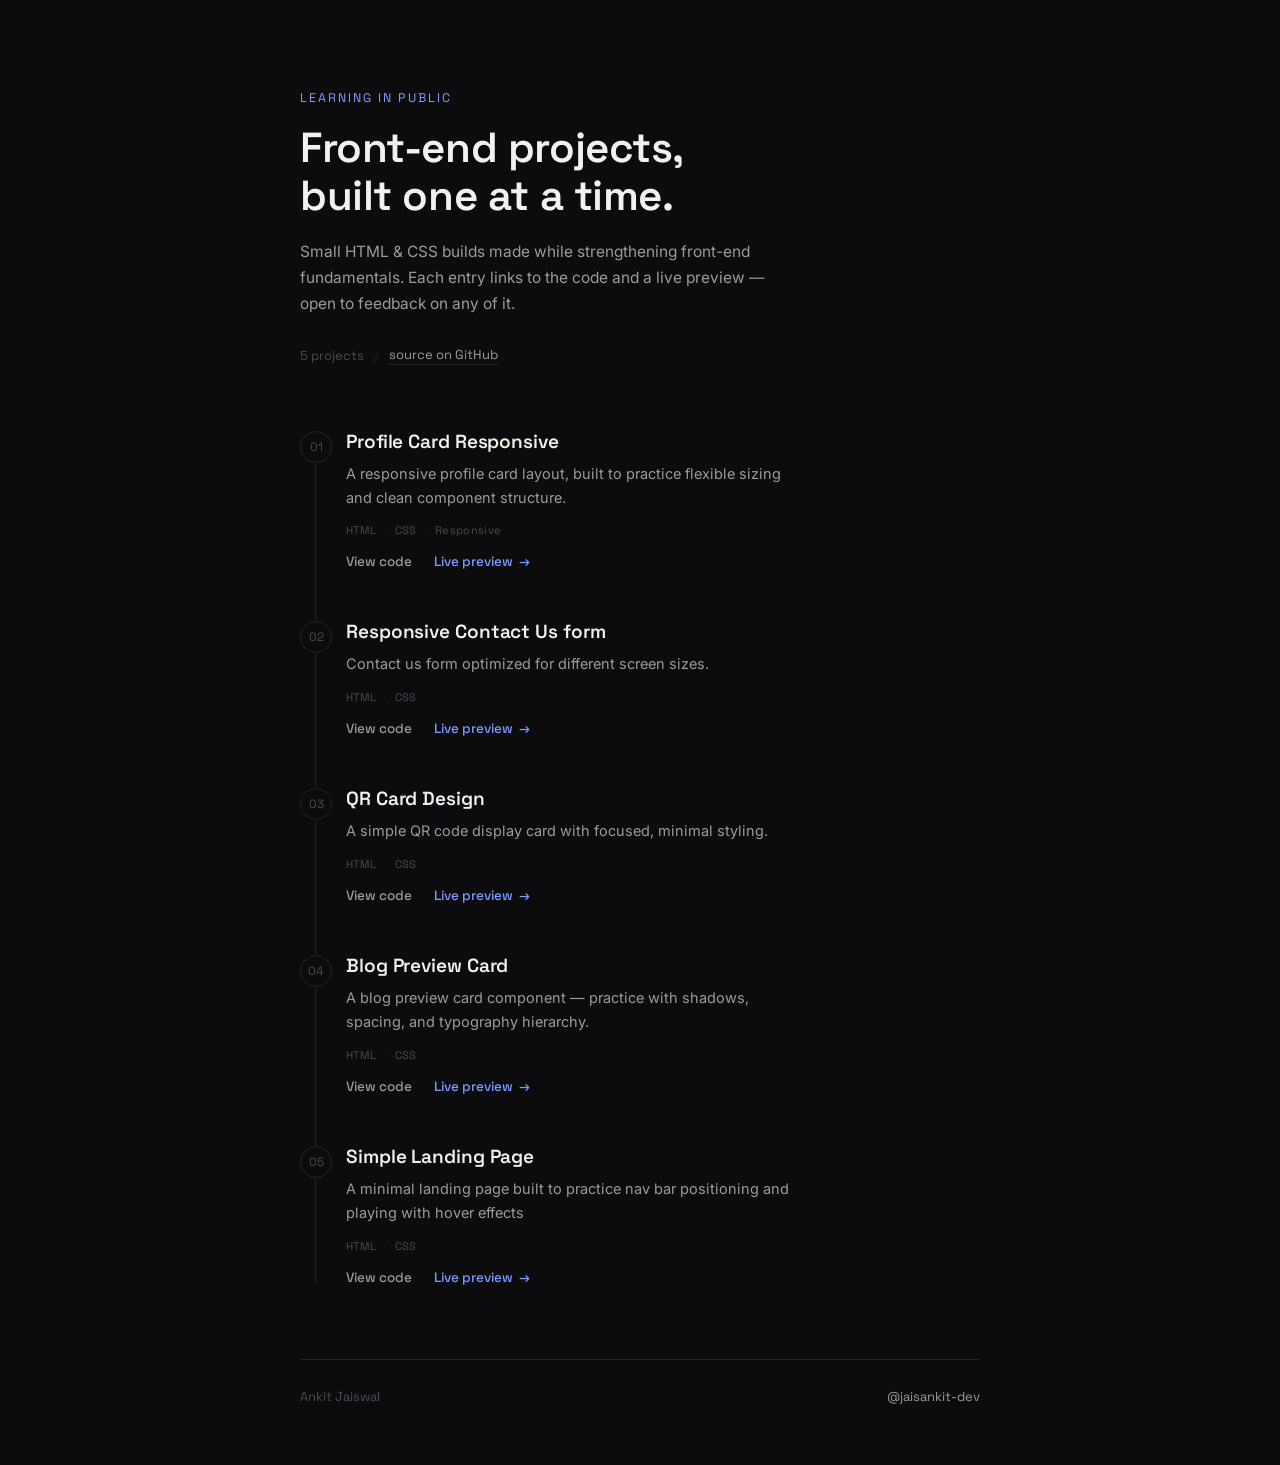
<file: index.html>
<!DOCTYPE html>
<html lang="en">
<head>
<meta charset="UTF-8">
<meta name="viewport" content="width=device-width, initial-scale=1.0">
<title>Front-End Projects — Ankit Jaiswal</title>
<link rel="preconnect" href="https://fonts.googleapis.com">
<link rel="preconnect" href="https://fonts.gstatic.com" crossorigin>
<link href="https://fonts.googleapis.com/css2?family=Space+Grotesk:wght@400;500;600;700&family=Inter:wght@400;500;600&display=swap" rel="stylesheet">
<style>
  :root{
    --bg: #0c0c0f;
    --text: #f2f1ee;
    --muted: #9a9a9f;
    --dim: #4a4a52;
    --line: #232329;
    --accent: #7c9cff;
    --accent-dim: rgba(124,156,255,0.12);
    --display: 'Space Grotesk', sans-serif;
    --body: 'Inter', sans-serif;
  }

  *{ box-sizing: border-box; }
  html{ scroll-behavior: smooth; }

  body{
    margin:0;
    background: var(--bg);
    color: var(--text);
    font-family: var(--body);
    padding: 90px 24px 60px;
  }

  .wrap{ max-width: 680px; margin: 0 auto; }

  /* ---- header ---- */
  .eyebrow{
    font-family: var(--display);
    font-size: 12.5px;
    letter-spacing: 0.16em;
    text-transform: uppercase;
    color: var(--accent);
    margin-bottom: 18px;
  }

  h1{
    font-family: var(--display);
    font-weight: 600;
    font-size: clamp(30px, 5vw, 42px);
    line-height: 1.15;
    letter-spacing: -0.01em;
    margin: 0 0 18px;
  }

  p.sub{
    color: var(--muted);
    font-size: 15.5px;
    line-height: 1.7;
    max-width: 480px;
    margin: 0 0 8px;
  }

  .meta-row{
    display:flex;
    align-items:center;
    gap: 10px;
    margin-top: 28px;
    font-size: 13px;
    color: var(--dim);
    font-family: var(--display);
  }
  .meta-row a{
    color: var(--muted);
    text-decoration: none;
    border-bottom: 1px solid var(--line);
    padding-bottom: 1px;
    transition: color .15s ease, border-color .15s ease;
  }
  .meta-row a:hover{ color: var(--accent); border-color: var(--accent); }
  .meta-row .sep{ color: var(--line); }

  /* ---- log ---- */
  .log{
    position: relative;
    margin-top: 64px;
    padding-left: 46px;
  }
  .log::before{
    content: "";
    position: absolute;
    left: 15px;
    top: 6px;
    bottom: 6px;
    width: 1px;
    background: var(--line);
  }

  .entry{
    position: relative;
    padding-bottom: 46px;
  }
  .entry:last-child{ padding-bottom: 0; }

  .entry::before{
    content: attr(data-index);
    position: absolute;
    left: -46px;
    top: 2px;
    width: 30px;
    height: 30px;
    border-radius: 50%;
    background: var(--bg);
    border: 1px solid var(--line);
    display: flex;
    align-items: center;
    justify-content: center;
    font-family: var(--display);
    font-size: 12px;
    color: var(--dim);
    transition: border-color .2s ease, color .2s ease;
  }
  .entry:hover::before{
    border-color: var(--accent);
    color: var(--accent);
  }

  .entry-title{
    font-family: var(--display);
    font-weight: 600;
    font-size: 19px;
    margin: 0 0 8px;
    letter-spacing: -0.005em;
  }

  .entry-desc{
    color: var(--muted);
    font-size: 14.5px;
    line-height: 1.65;
    max-width: 460px;
    margin: 0 0 14px;
  }

  .tags{
    display:flex; gap: 8px; flex-wrap: wrap;
    margin-bottom: 16px;
  }
  .tags span{
    font-family: var(--display);
    font-size: 11px;
    color: var(--dim);
    letter-spacing: 0.03em;
  }
  .tags span:not(:last-child)::after{
    content: "·";
    margin-left: 8px;
    color: var(--line);
  }

  .entry-links{ display:flex; gap: 22px; }
  .btn{
    font-family: var(--display);
    font-size: 13.5px;
    font-weight: 500;
    text-decoration: none;
    color: var(--muted);
    display: inline-flex;
    align-items: center;
    gap: 6px;
    transition: color .15s ease;
    padding-bottom: 2px;
    border-bottom: 1px solid transparent;
  }
  .btn.live{ color: var(--accent); }
  .btn:hover{ color: var(--text); border-color: currentColor; }
  .btn.live:hover{ color: var(--accent); border-color: var(--accent); }
  .btn .arrow{ transition: transform .15s ease; }
  .btn:hover .arrow{ transform: translateX(2px); }

  footer{
    max-width: 680px;
    margin: 70px auto 0;
    padding-top: 28px;
    border-top: 1px solid var(--line);
    color: var(--dim);
    font-size: 13px;
    font-family: var(--display);
    display: flex;
    justify-content: space-between;
    flex-wrap: wrap;
    gap: 10px;
  }
  footer a{ color: var(--muted); text-decoration: none; }
  footer a:hover{ color: var(--accent); }

  @media (max-width: 520px){
    body{ padding: 60px 18px 50px; }
    .log{ padding-left: 38px; }
    .log::before{ left: 12px; }
    .entry::before{ left: -38px; width: 26px; height: 26px; font-size: 11px; }
    .entry-links{ gap: 16px; }
  }

  @media (prefers-reduced-motion: reduce){
    .btn, .btn .arrow, .entry::before{ transition: none; }
  }
</style>
</head>
<body>
  <div class="wrap">
    <header>
      <div class="eyebrow">Learning in public</div>
      <h1>Front-end projects,<br>built one at a time.</h1>
      <p class="sub">Small HTML &amp; CSS builds made while strengthening front-end fundamentals. Each entry links to the code and a live preview — open to feedback on any of it.</p>
      <div class="meta-row">
        <span id="entry-count"></span>
        <span class="sep">/</span>
        <a href="https://github.com/jaisankit-dev/Front-end-Projects" target="_blank" rel="noopener">source on GitHub</a>
      </div>
    </header>

    <div class="log" id="log"><!-- injected --></div>
  </div>

  <footer>
    <span>Ankit Jaiswal</span>
    <a href="https://github.com/jaisankit-dev" target="_blank" rel="noopener">@jaisankit-dev</a>
  </footer>

<script>
  // ---------------------------------------------------------------
  // Add a new project here each time you push one — that's it.
  // name  -> exact folder name in the repo (case-sensitive)
  // title -> display name
  // desc  -> one-line description
  // tags  -> array of short tech/skill tags
  // ---------------------------------------------------------------
  const REPO = "jaisankit-dev/Front-end-Projects";
  const PAGES_BASE = "https://jaisankit-dev.github.io/Front-end-Projects";

  const projects = [
    {
      name: "profile-card-responsive",
      title: "Profile Card Responsive",
      desc: "A responsive profile card layout, built to practice flexible sizing and clean component structure.",
      tags: ["HTML", "CSS", "Responsive"]
    },
    {
      name: "Responsive-contact-us-form",
      title: "Responsive Contact Us form",
      desc: "Contact us form optimized for different screen sizes.",
      tags: ["HTML", "CSS"]
    },
    {
      name: "QR-Card-Design",
      title: "QR Card Design",
      desc: "A simple QR code display card with focused, minimal styling.",
      tags: ["HTML", "CSS"]
    },
    {
      name: "blog-preview-card-main",
      title: "Blog Preview Card",
      desc: "A blog preview card component — practice with shadows, spacing, and typography hierarchy.",
      tags: ["HTML", "CSS"]
    },
    {
      name: "landing-page",
      title: "Simple Landing Page",
      desc: "A minimal landing page built to practice nav bar positioning and playing with hover effects",
      tags: ["HTML", "CSS"]
    }
  ];

  const log = document.getElementById("log");
  const entryCount = document.getElementById("entry-count");

  projects.forEach((p, i) => {
    const num = String(i + 1).padStart(2, "0");
    const entry = document.createElement("div");
    entry.className = "entry";
    entry.setAttribute("data-index", num);
    entry.innerHTML = `
      <h2 class="entry-title">${p.title}</h2>
      <p class="entry-desc">${p.desc}</p>
      <div class="tags">${p.tags.map(t => `<span>${t}</span>`).join("")}</div>
      <div class="entry-links">
        <a class="btn code" href="https://github.com/${REPO}/tree/main/${encodeURIComponent(p.name)}" target="_blank" rel="noopener">View code</a>
        <a class="btn live" href="${PAGES_BASE}/${encodeURIComponent(p.name)}/" target="_blank" rel="noopener">Live preview <span class="arrow">→</span></a>
      </div>
    `;
    log.appendChild(entry);
  });

  entryCount.textContent = `${projects.length} project${projects.length !== 1 ? "s" : ""}`;
</script>
</body>
</html>
</file>
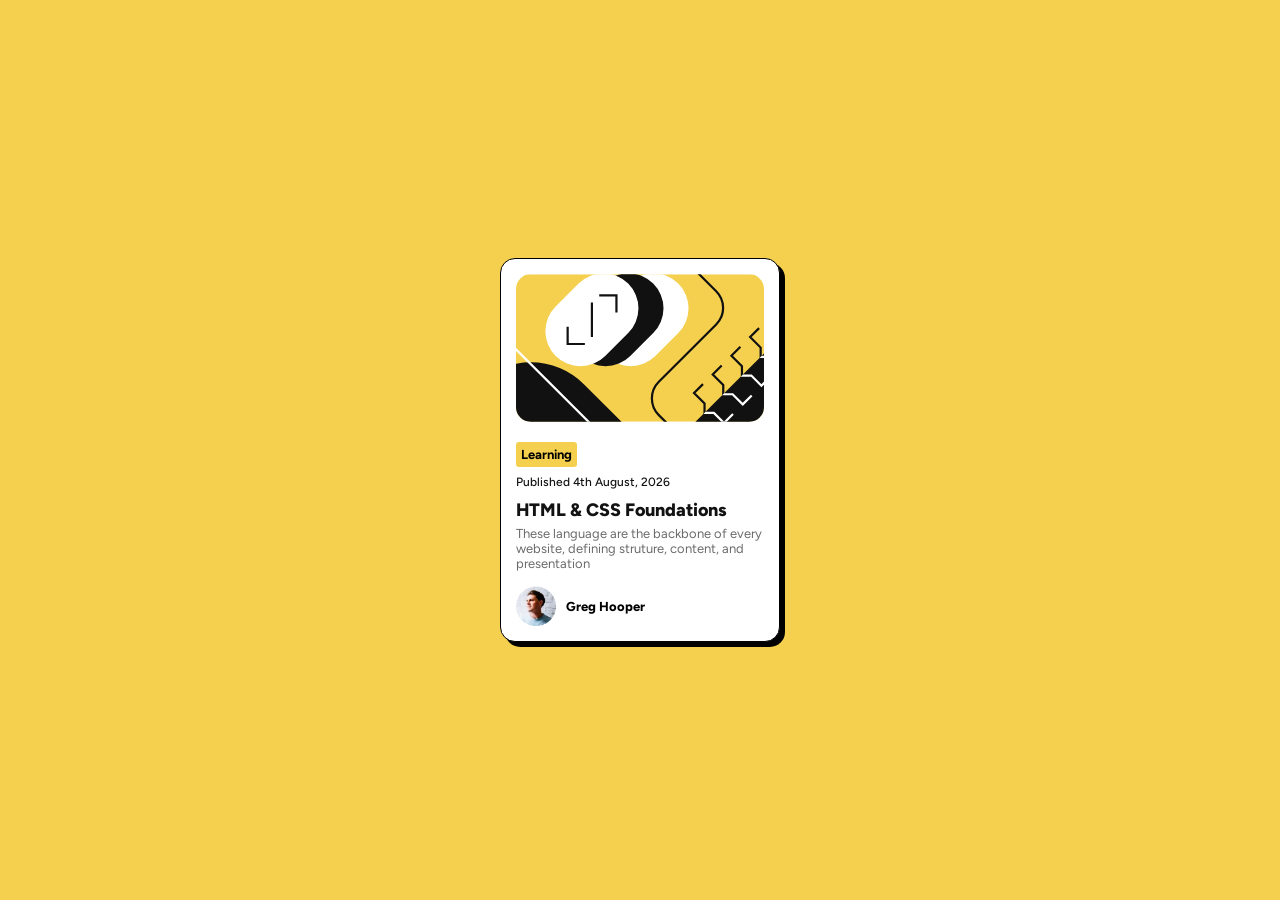
<file: blog-preview-card-main/index.html>
<!DOCTYPE html>
<html lang="en">
<head>
   <meta charset="UTF-8">
   <meta name="viewport" content="width=device-width, initial-scale=1.0">
   <title>Blog Preview Card</title>
   <link rel="stylesheet" href="style.css">
</head>
<body>
   <div class="container">
      <div class="image">
         <img src="assets/images/illustration-article.svg" alt="" class="banner-image">
      </div> 

      <div class="text-content">
         <h2 class="button">Learning</h2>
         <p class="publish-info">Published 4th August, 2026</p>

         <h2 class="heading">HTML & CSS Foundations</h2>
         <p class="description">
            These language are the backbone of every website, defining struture, content, and presentation
         </p>

         <div class="personal-details">
            <img src="assets/images/image-avatar.webp" alt="" class="profile-image">
            <p class="name">Greg Hooper</p>
         </div>

      </div>
   </div>
</body>
</html>
</file>
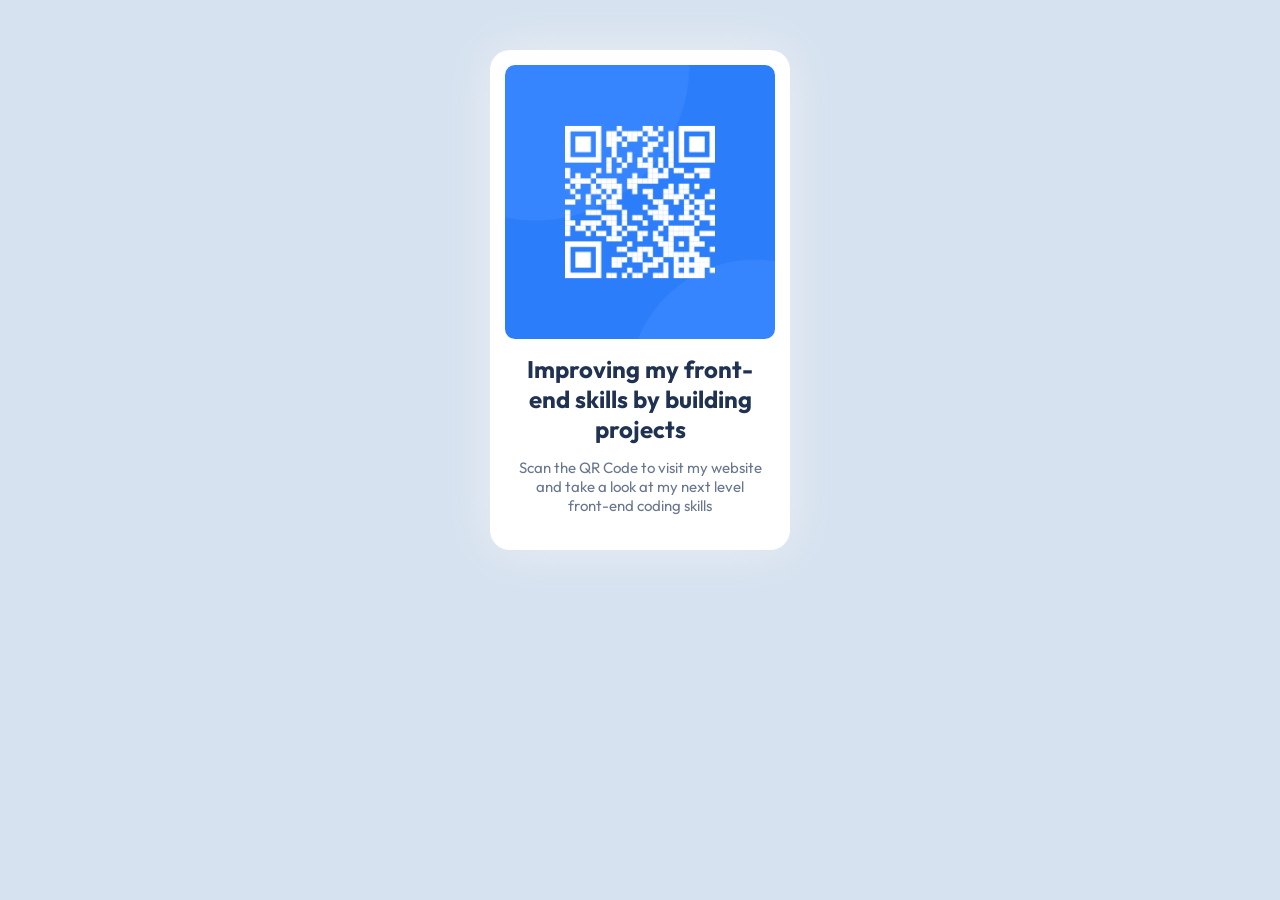
<file: QR-Card-Design/index.html>
<!DOCTYPE html>
<html lang="en">
<head>
   <meta charset="UTF-8">
   <meta name="viewport" content="width=device-width, initial-scale=1.0">
   <title>QR Code Design</title>
   <link rel="stylesheet" href="styles/style.css">
   <link rel="preconnect" href="https://fonts.googleapis.com">
   <link rel="preconnect" href="https://fonts.gstatic.com" crossorigin>
   <link href="https://fonts.googleapis.com/css2?family=Outfit:wght@100..900&display=swap" rel="stylesheet">

</head>
<body>
   <section class="main-container">
      <div class="container">
         <div class="image-box">
            <img class="image" src="images/image-qr-code.png" alt="QR-Code-image">
         </div>
         <h2 class="heading">Improving my front-end skills by building projects</h2>
         <p class="para">Scan the QR Code to visit my website and take a look at my next level front-end coding skills</p>
      </div>
   </section>
</body>
</html>
</file>
<file: blog-preview-card-main/style.css>
@import url('https://fonts.googleapis.com/css2?family=Figtree:ital,wght@0,300..900;1,300..900&display=swap');

*{
   margin: 0;
   padding: 0;
   box-sizing: border-box;
}

html{
   --yellow: hsl(47, 88%, 63%);
   --white: hsl(0, 0%, 100%);
   --grey-dark: hsl(0, 0%, 7%);
   --grey-light: hsl(0, 0%, 42%);
}

body{
   font-family: "Figtree", sans-serif;
   font-optical-sizing: auto;
   /* font-weight: <weight>; */
   font-style: normal;
   background-color: var(--yellow);
   height: 100vh;
   width: 100%;
   display: flex;
   align-items: center;
   justify-content: center;
}

body::selection{
   color: black;
   background-color: var(--yellow);
}

.container{
   max-width: 280px;
   width: 100%;
   background: var(--white);
   border-radius: 15px;
   border: 1px solid black;
   padding: 15px;
   display: flex;
   flex-direction: column;
   align-items: center;
   box-shadow: 5px 5px 0px black;
}

.image{
   width: 100%;
   border-radius: 15px;
   margin-bottom: 20px;
}

.image .banner-image{
   display: block;
   width: 100%;
   border-radius: 15px;
}

.text-content{
   width: 100%;
   display: flex;
   align-items: flex-start;
   flex-direction: column;
}

.text-content .button{
   font-size: 13px;
   background-color: var(--yellow);
   padding: 5px;
   font-weight: 700;
   border-radius: 3px;
   margin-bottom: 8px;
}

.text-content .publish-info{
   font-size: 12px;
   font-weight: 500;
   color: var(--grey-dark);
   margin-bottom: 10px;
}

.text-content .heading{
   font-size: 18px;
   color: var(--grey-dark);
   font-weight: 800;
   margin-bottom: 5px;
}

.text-content .heading:hover{
   color: var(--yellow);
}

.text-content .description{
   font-size: 13px;
   color: var(--grey-light);
   margin-bottom: 15px;
}

.personal-details{
   display: flex;
   align-items: center;
}

.personal-details .profile-image{
   width: 40px;
}

.personal-details .name{
   font-size: 13px;
   font-weight: 750;
   margin-left: 10px;
}
</file>
<file: QR-Card-Design/styles/style.css>
*{
   margin: 0;
   padding: 0;
   font-family: "Outfit", sans-serif;
   font-optical-sizing: auto;
   /* font-weight: <weight>; */
   font-style: normal;
}

body{
   background-color: hsl(212, 45%, 89%);
}

p{
   font-size: 15px;
}

.main-container{
   background-color: white;
   border-radius: 20px;
   margin: 50px auto;
   width: 300px;
   height: 500px;
   box-shadow: 0px 0px 50px 0px #f6f6f6aa;
}

.container{
   margin: 0px auto;
   padding: 15px;
   width: 90%;
   height: 90%;
   display: flex;
   flex-direction: column;
   align-items: center;
   justify-content: space-between;
}

.image-box{
   width: 100%;
}

.image{
   width: 100%;
   height: 100%;
   border-radius: 10px;
}

.heading{
   color: hsl(218, 44%, 22%);
   font-weight: 700;
   max-width: 90%;
   text-align: center;
}

.para{
   color: hsl(216, 15%, 48%);
   font-weight: 400;
   max-width: 90%;
   text-align: center;
}
</file>
